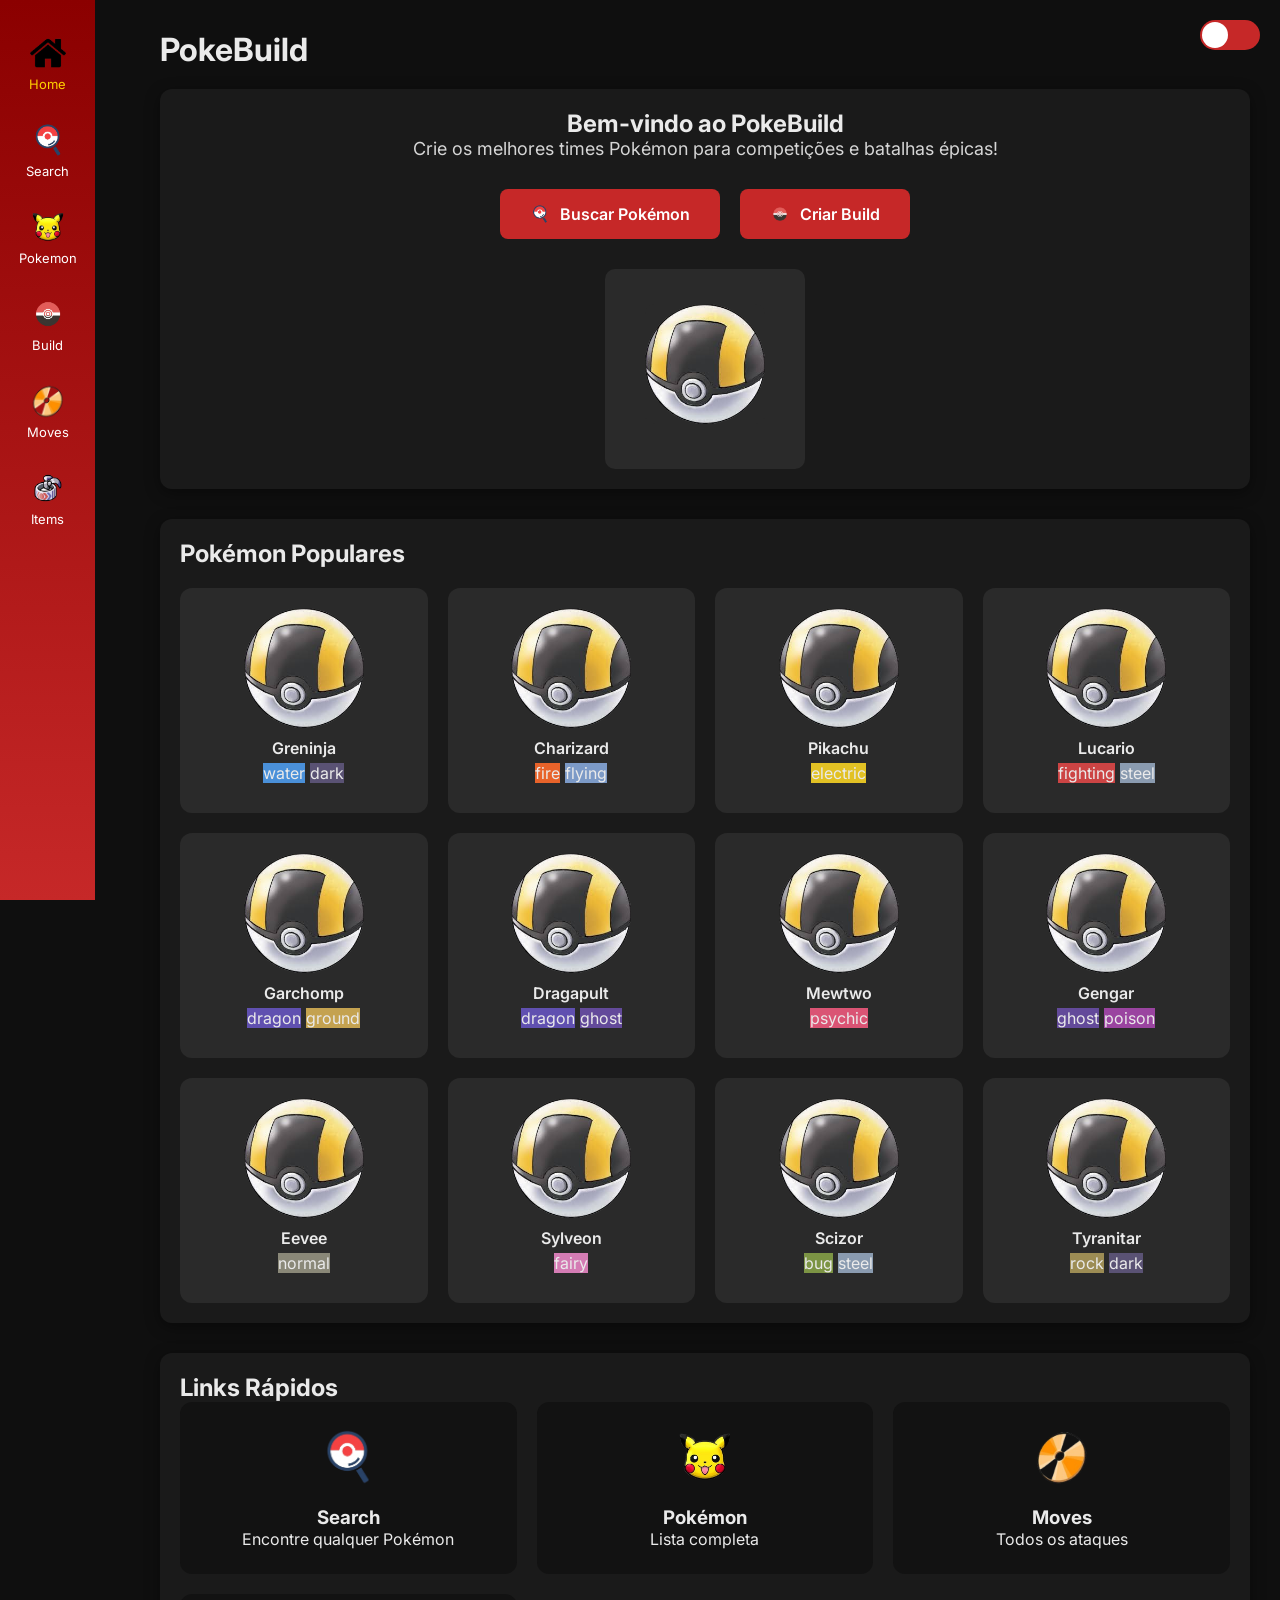
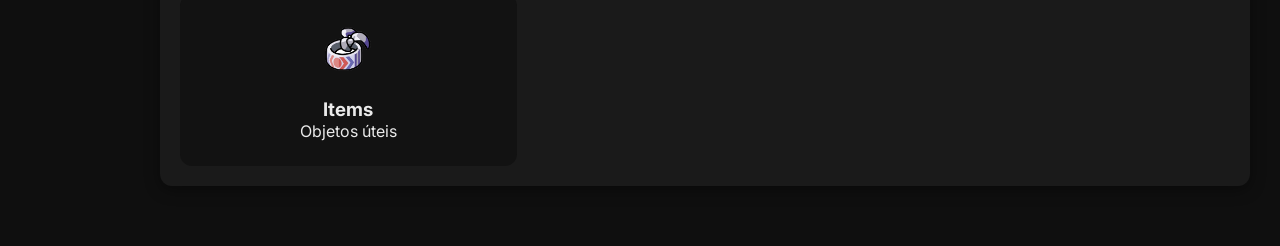
<file: index.html>
<!DOCTYPE html>
<html lang="pt-br">

<head>
  <meta charset="UTF-8">
  <meta name="viewport" content="width=device-width, initial-scale=1.0">
  <title>PokeBuild</title>
  <link href="https://fonts.googleapis.com/css2?family=Inter:wght@300;400;600;700&display=swap" rel="stylesheet">
  <link rel="stylesheet" href="style/style.css">
  <link rel="shortcut icon" href="imagens/ultra-ball.png" type="image/x-icon">

</head>

<body>

  <div class="sidebar">
    <a href="index.html" class="nav-item active">
      <img src="imagens/home.png" alt="">
      <span>Home</span>
    </a>
    <a href="pages/search.html" class="nav-item">
      <img src="imagens/search.png" alt="">
      <span>Search</span>
    </a>
    <a href="pages/pokemon.html" class="nav-item">
      <img src="imagens/pokemon.png" alt="">
      <span>Pokemon</span>
    </a>
    <a href="pages/build.html" class="nav-item">
      <img src="imagens/build.png" alt="">
      <span>Build</span>
    </a>
    <a href="pages/moves.html" class="nav-item">
      <img src="imagens/moves.png" alt="">
      <span>Moves</span>
    </a>
    <a href="pages/items.html" class="nav-item">
      <img src="imagens/item.png" alt="">
      <span>Items</span>
    </a>
  </div>

  <div class="main">
    <div class="title">PokeBuild</div>

    <div class="section card hero-section">
      <h2>Bem-vindo ao PokeBuild</h2>
      <p style="font-size: 18px; opacity: 0.9; max-width: 600px; margin: 0 auto;">Crie os melhores times Pokémon para
        competições e batalhas épicas!</p>
      <div class="hero-buttons">
        <a href="pages/search.html" class="btn">
          <img src="imagens/search.png" class="btn-icon">
          Buscar Pokémon
        </a>

        <a href="pages/build.html" class="btn">
          <img src="imagens/build.png" class="btn-icon">
          Criar Build
        </a>
      </div>
      <div class="pokemon-img" style="width:200px; height:200px; margin: 0 auto; font-size: 64px; font-weight: 700;">
        <img src="imagens/ultra-ball.png" alt="" class="pokemon-img">
      </div>
    </div>

    <div class="section card">
      <h2>Pokémon Populares</h2>
      <div class="pokemon-grid" id="popular-grid">
      </div>
    </div>

    <div class="section card">
      <h2>Links Rápidos</h2>
      <div class="quick-links">
        <a href="pages/search.html" class="quick-card">
          <img src="imagens/search.png" alt="Search">
          <h3>Search</h3>
          <p>Encontre qualquer Pokémon</p>
        </a>
        <a href="pages/pokemon.html" class="quick-card">
          <img src="imagens/pokemon.png" alt="Pokemon">
          <h3>Pokémon</h3>
          <p>Lista completa</p>
        </a>
        <a href="pages/moves.html" class="quick-card">
          <img src="imagens/moves.png" alt="Moves">
          <h3>Moves</h3>
          <p>Todos os ataques</p>
        </a>
        <a href="pages/items.html" class="quick-card">
          <img src="imagens/item.png" alt="Items">
          <h3>Items</h3>
          <p>Objetos úteis</p>
        </a>
      </div>
    </div>

    <div class="toggle" id="toggle">
      <div class="slider"></div>
    </div>

    <script src="scripts/script.js"></script>

</body>

</html>
</file>
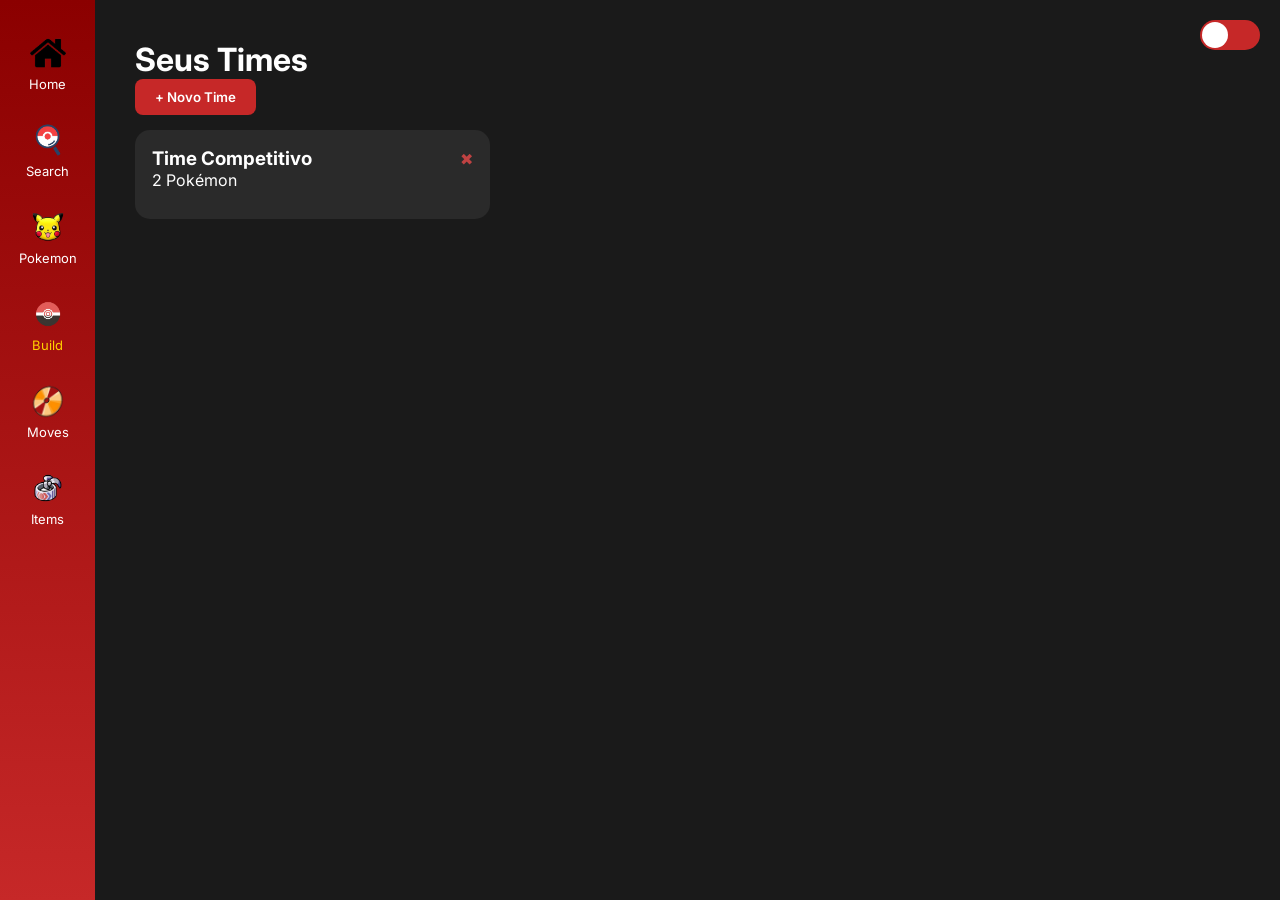
<file: pages/build.html>
<!DOCTYPE html>
<html lang="pt-br">

<head>
    <meta charset="UTF-8" />
    <meta name="viewport" content="width=device-width, initial-scale=1.0" />
    <title>PokéBuild - Teams</title>
    <link href="https://fonts.googleapis.com/css2?family=Inter:wght@300;400;600;700&display=swap" rel="stylesheet">
    <link rel="stylesheet" href="../style/build.css">
    <link rel="shortcut icon" href="../imagens/ultra-ball.png" type="image/x-icon">
</head>

<body>
    <div class="sidebar">
        <a href="../index.html" class="nav-item">
            <img src="../imagens/home.png"><span>Home</span>
        </a>
        <a href="search.html" class="nav-item">
            <img src="../imagens/search.png"><span>Search</span>
        </a>
        <a href="pokemon.html" class="nav-item">
            <img src="../imagens/pokemon.png"><span>Pokemon</span>
        </a>
        <a href="build.html" class="nav-item active">
            <img src="../imagens/build.png"><span>Build</span>
        </a>
        <a href="moves.html" class="nav-item">
            <img src="../imagens/moves.png"><span>Moves</span>
        </a>
        <a href="items.html" class="nav-item">
            <img src="../imagens/item.png"><span>Items</span>
        </a>
    </div>

    <div id="content">

        <div id="teams-container">
            <h1>Seus Times</h1>

            <button class="create-team-btn" onclick="createTeam()">
                + Novo Time
            </button>

            <div id="teams" class="team-list"></div>
            <div id="teams" class="team-list"></div>
        </div>

        <div id="buildView" class="build-view">
            <button class="back-btn" onclick="closeBuild()">← Voltar</button>
            <h2 id="currentTeamName"></h2>
            <div id="teamDetail"></div>
        </div>

    </div>

    <div class="toggle" id="toggle">
        <div class="slider"></div>
    </div>

    <script type="module" src="../scripts/build.js"></script>

</body>

</html>
</file>
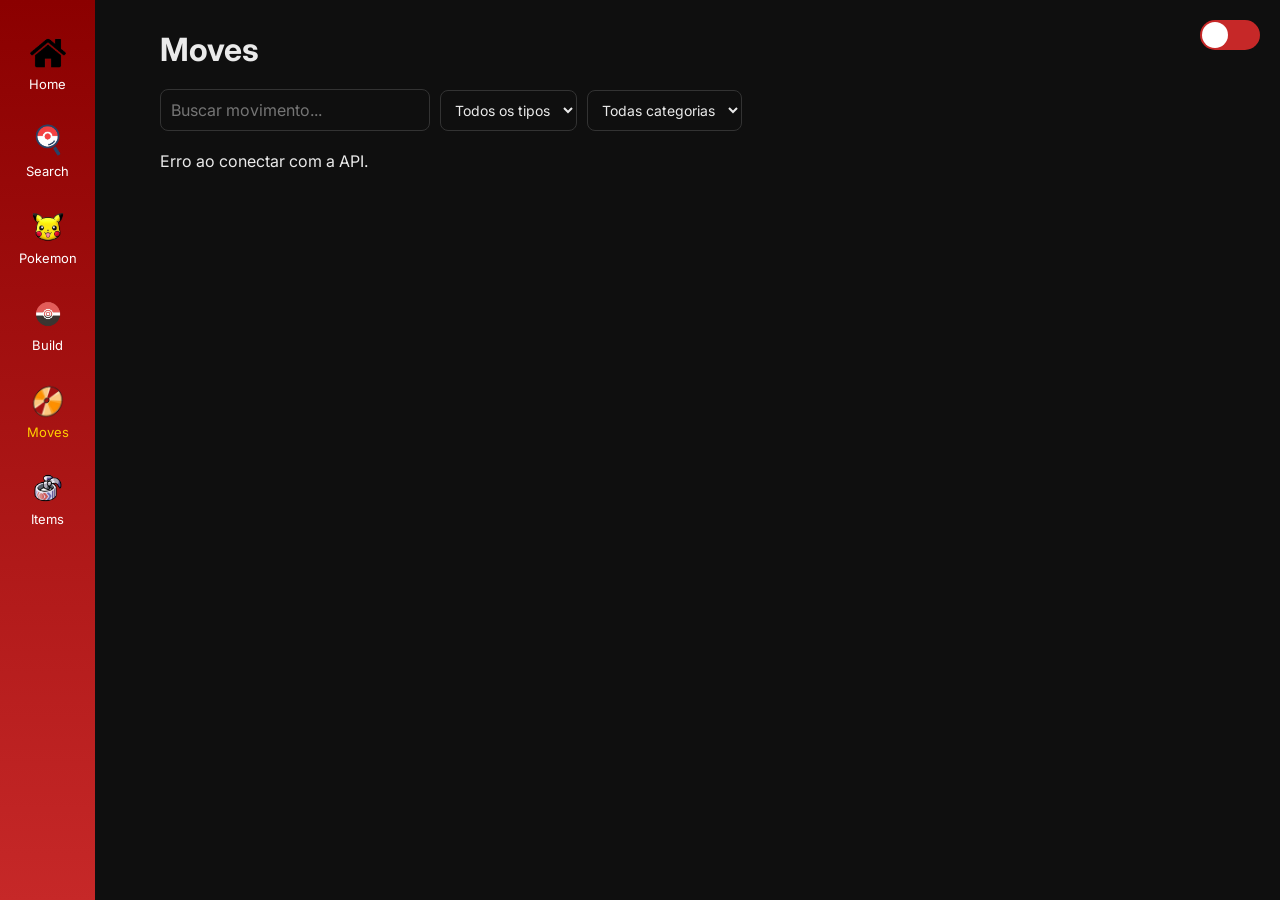
<file: pages/moves.html>
<!DOCTYPE html>
<html lang="pt-br">

<head>
    <meta charset="UTF-8">
    <meta name="viewport" content="width=device-width, initial-scale=1.0">
    <title>PokeBuild - Moves</title>

    <link href="https://fonts.googleapis.com/css2?family=Inter:wght@300;400;600;700&display=swap" rel="stylesheet">
    <link rel="stylesheet" href="../style/moves.css">
    <link rel="shortcut icon" href="../imagens/ultra-ball.png" type="image/x-icon">

</head>

<body>

    <div class="sidebar">
        <a href="../index.html" class="nav-item">
            <img src="../imagens/home.png"><span>Home</span>
        </a>
        <a href="search.html" class="nav-item">
            <img src="../imagens/search.png"><span>Search</span>
        </a>
        <a href="pokemon.html" class="nav-item">
            <img src="../imagens/pokemon.png"><span>Pokemon</span>
        </a>
        <a href="build.html" class="nav-item">
            <img src="../imagens/build.png"><span>Build</span>
        </a>
        <a href="moves.html" class="nav-item active">
            <img src="../imagens/moves.png"><span>Moves</span>
        </a>
        <a href="items.html" class="nav-item">
            <img src="../imagens/item.png"><span>Items</span>
        </a>
    </div>

    <div class="main">
        <div class="title">Moves</div>

        <div class="filters search-center">
            <div class="search-box-wrapper">
                <input type="text" id="search-input" placeholder="Buscar movimento..." class="main-search-input">
            </div>
            <select id="type-filter" class="filter-select">
                <option value="">Todos os tipos</option>
                <option value="fire">Fire</option>
                <option value="water">Water</option>
                <option value="grass">Grass</option>
                <option value="electric">Electric</option>
                <option value="ice">Ice</option>
                <option value="fighting">Fighting</option>
                <option value="poison">Poison</option>
                <option value="ground">Ground</option>
                <option value="flying">Flying</option>
                <option value="psychic">Psychic</option>
                <option value="bug">Bug</option>
                <option value="rock">Rock</option>
                <option value="ghost">Ghost</option>
                <option value="dragon">Dragon</option>
                <option value="dark">Dark</option>
                <option value="steel">Steel</option>
                <option value="fairy">Fairy</option>
            </select>

            <select id="category-filter" class="filter-select">
                <option value="">Todas categorias</option>
                <option value="physical">Physical</option>
                <option value="special">Special</option>
                <option value="status">Status</option>
            </select>

        </div>

        <div id="moves-list-container">
            <div style="padding: 20px; color: #888;">Carregando movimentos...</div>
        </div>
    </div>

    <div class="toggle" id="toggle">
        <div class="slider"></div>
    </div>

    <script type="module" src="../scripts/movesList.js"></script>

</body>

</html>
</file>
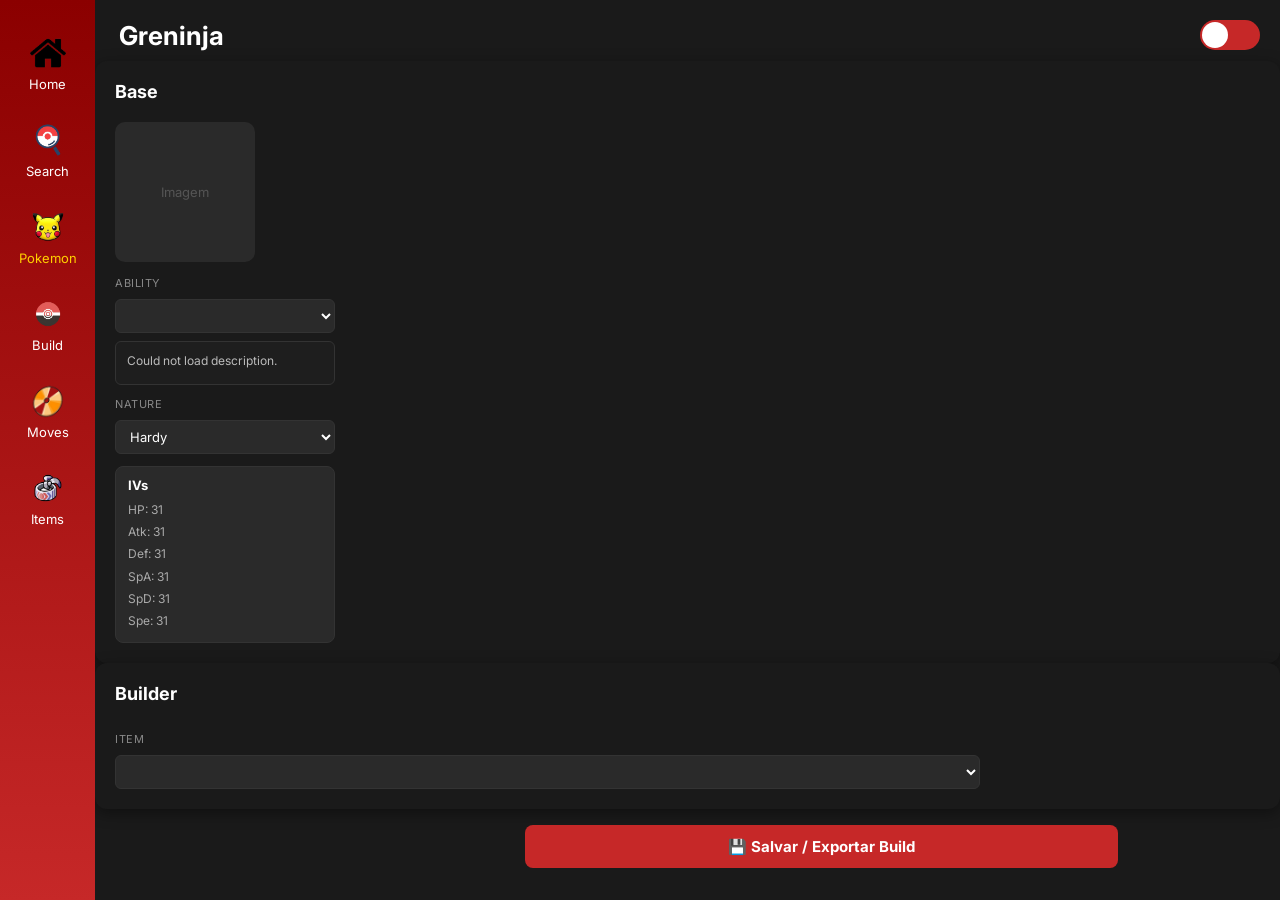
<file: pages/pokemon.html>
<!DOCTYPE html>
<html lang="pt-br">

<head>
  <meta charset="UTF-8" />
  <meta name="viewport" content="width=device-width, initial-scale=1.0" />
  <title>PokéBuild</title>
  <link href="https://fonts.googleapis.com/css2?family=Inter:wght@300;400;600;700&display=swap" rel="stylesheet">
  <link rel="stylesheet" href="../style/pokemon.css">
  <link rel="shortcut icon" href="../imagens/ultra-ball.png" type="image/x-icon">
</head>

<body>
  <div class="sidebar">
    <a href="../index.html" class="nav-item">
      <img src="../imagens/home.png"><span>Home</span>
    </a>
    <a href="search.html" class="nav-item">
      <img src="../imagens/search.png"><span>Search</span>
    </a>
    <a href="pokemon.html" class="nav-item active">
      <img src="../imagens/pokemon.png"><span>Pokemon</span>
    </a>
    <a href="build.html" class="nav-item">
      <img src="../imagens/build.png"><span>Build</span>
    </a>
    <a href="moves.html" class="nav-item">
      <img src="../imagens/moves.png"><span>Moves</span>
    </a>
    <a href="items.html" class="nav-item">
      <img src="../imagens/item.png"><span>Items</span>
    </a>
  </div>

  <div id="page-content">

    <div id="topbar">
      <h1 id="poke-name">—</h1>
      <div class="toggle" id="toggle">
        <div class="slider"></div>
      </div>
    </div>

    <div id="main">
      <div id="loading">Carregando…</div>

      <div class="card" id="card-base" style="display:none">
        <h2>Base</h2>
        <div id="base-inner">

          <div id="left-col">
            <div id="sprite-box">
              <span style="color:#555;font-size:13px">Imagem</span>
            </div>

            <div id="type-row" style="margin-bottom:10px"></div>

            <label class="field-label">Ability</label>
            <select class="field-select" id="sel-ability"></select>
            <div id="ability-desc" class="loading">Carregando descrição…</div>

            <label class="field-label">Nature</label>
            <select class="field-select" id="sel-nature"></select>

            <div id="ivs-box">
              <div class="iv-title">IVs</div>
              <div class="iv-row">HP: 31</div>
              <div class="iv-row">Atk: 31</div>
              <div class="iv-row">Def: 31</div>
              <div class="iv-row">SpA: 31</div>
              <div class="iv-row">SpD: 31</div>
              <div class="iv-row">Spe: 31</div>
            </div>
          </div>

          <div id="stats-col"></div>
        </div>
      </div>

      <div class="card" id="card-builder" style="display:none">
        <h2>Builder</h2>
        <div id="builder-inner">
          <div id="moves-col">
            <div id="move-slots"></div>
            <label class="field-label" style="margin-top:8px">Item</label>
            <div id="item-wrapper" style="position: relative; display: flex; align-items: center; width: 100%;">

              <div id="item-icon-box" style="
                    position: absolute; 
                    left: 8px; 
                    z-index: 10; 
                    pointer-events: none; 
                    display: flex; 
                    align-items: center; 
                    justify-content: center;
                    width: 24px;
                    height: 24px;
                  "></div>

              <select class="field-select" id="sel-item" style="padding-left: 38px;"></select>
            </div>
          </div>
          <div id="evs-col"></div>
        </div>
      </div>
      <div id="moves-col">
        <div id="move-slots"></div>

        <button onclick="exportParaOBuild()" id="save-build-btn" style="
      margin-top: 16px;
      margin-left: 430px;
      width: 50%;
      padding: 12px;
      background: #c62828;
      color: #fff;
      border: none;
      border-radius: 8px;
      font-size: 15px;
      font-weight: 700;
      font-family: inherit;
      cursor: pointer;
      transition: background 0.2s;
    " onmouseover="this.style.background='#a52020'" onmouseout="this.style.background='#c62828'">
          💾 Salvar / Exportar Build
        </button>
        </a>
      </div>

      <div class="card" id="card-set" style="display:none">
        <h2 class="upper">Estratégia Mais Usada</h2>
        <div class="set-box">
          <div class="set-title" id="set-name"></div>
          <div class="set-cols">
            <div id="set-moves"></div>
            <div id="set-details"></div>
          </div>
        </div>
        <button class="btn-apply" id="btn-apply">Aplicar Este Set</button>
      </div>
    </div>

  </div>

  <script type="module" src="../scripts/pokemon.js"></script>
</body>

</html>
</file>
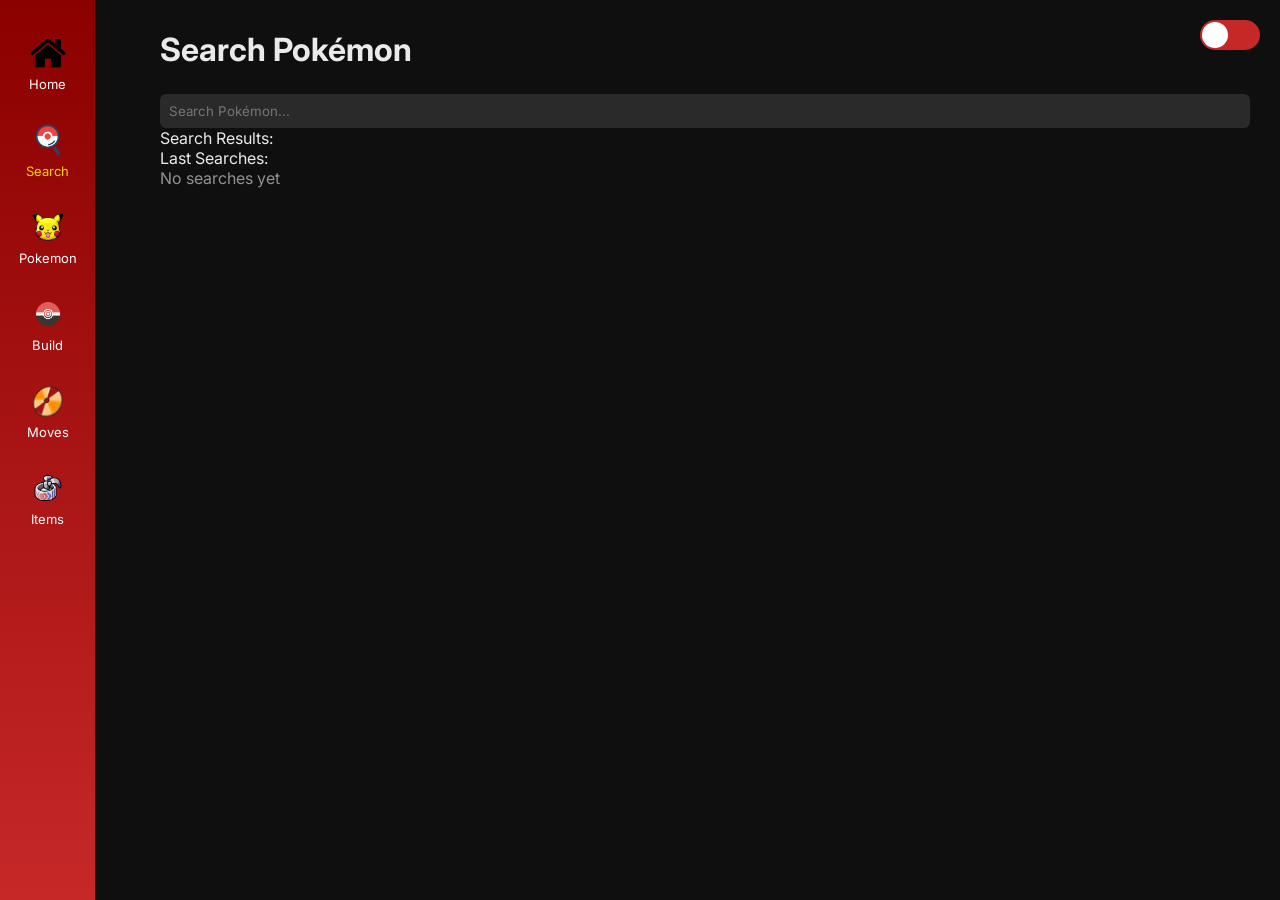
<file: pages/search.html>
<!DOCTYPE html>
<html lang="pt-br">

<head>
    <meta charset="UTF-8">
    <meta name="viewport" content="width=device-width, initial-scale=1.0">
    <title>PokeBuild - Search</title>

    <link href="https://fonts.googleapis.com/css2?family=Inter:wght@300;400;600;700&display=swap" rel="stylesheet">
    <link rel="stylesheet" href="../style/style.css">
    <link rel="shortcut icon" href="../imagens/ultra-ball.png" type="image/x-icon">

</head>

<body>

    <div class="sidebar">
        <a href="../index.html" class="nav-item">
            <img src="../imagens/home.png"><span>Home</span>
        </a>
        <a href="search.html" class="nav-item active">
            <img src="../imagens/search.png"><span>Search</span>
        </a>
        <a href="pokemon.html" class="nav-item">
            <img src="../imagens/pokemon.png"><span>Pokemon</span>
        </a>
        <a href="build.html" class="nav-item">
            <img src="../imagens/build.png"><span>Build</span>
        </a>
        <a href="moves.html" class="nav-item">
            <img src="../imagens/moves.png"><span>Moves</span>
        </a>
        <a href="items.html" class="nav-item">
            <img src="../imagens/item.png"><span>Items</span>
        </a>
    </div>

    <div class="main">

        <div class="title">Search Pokémon</div>

        <div class="search-center">
            <div class="search-box-wrapper">
                <input type="text" id="pokemonSearch" placeholder="Search Pokémon..." class="main-search-input"
                    autocomplete="off">
                <div class="suggestions" id="suggestions"></div>
            </div>
        </div>

        <!-- filtro
            <select id="typeFilter">
            <option value="">All</option>
            <option value="water">Water</option>
            <option value="fire">Fire</option>
            </select>
            -->

        <div class="search-layout">

            <div class="results-section">
                <div class="section-title">Search Results:</div>
                <div class="results-grid" id="resultsGrid"></div>
            </div>
            <div class="side-section">
                <div class="section-title">Last Searches:</div>
                <div id="lastSearches" class="last-searches">
                    <span style="opacity:.6;">No searches yet</span>
                </div>

            </div>

        </div>

        <div class="toggle" id="toggle">
            <div class="slider"></div>
        </div>

        <script src="../scripts/search.js"></script>

</body>

</html>
</file>
<file: style/style.css>
:root {
    --vermelho: #c62828;
    --amarelo: #ffd000;

    /* DARK MODE */
    --bg: #0f0f0f;
    --bar-bg: #333;
    --card: #1a1a1a;
    --card-2: #2a2a2a;
    --card-3: #121212;
    --text: #eaeaea;
    --border: #333;
    --input-bg: #2a2a2a;
    --slider: #ffffff;
    --input-border: transparent;
}

/* Types */
.t-water {
    background: #4a90d9
}

.t-dark {
    background: #5a5274
}

.t-fire {
    background: #e8632a
}

.t-flying {
    background: #7c9ac7
}

.t-electric {
    background: #e2c124
}

.t-fighting {
    background: #cc4444
}

.t-steel {
    background: #8a9bb0
}

.t-dragon {
    background: #6050b0
}

.t-ground {
    background: #c4a250
}

.t-ghost {
    background: #634a9a
}

.t-grass {
    background: #4c9e4c
}

.t-psychic {
    background: #da5474
}

.t-poison {
    background: #9a44a0
}

.t-ice {
    background: #74c4c4
}

.t-rock {
    background: #9c8c54
}

.t-bug {
    background: #7c9444
}

.t-normal {
    background: #8a8878
}

.t-fairy {
    background: #d47cb4
}

/* LIGHT MODE */
body.light {
    --bg: #e2e8f0; 
    --bar-bg: #cbd5e1;
    --card: #f1f5f9; 
    --card-2: #e2e8f0;
    --card-3: #f8fafc;
    --text: #1e293b; 
    --border: #94a3b8;
    --input-bg: #f8fafc;
    --slider: #334155;
    --input-border: #cbd5e1;
}

* {
    margin: 0;
    padding: 0;
    box-sizing: border-box;
    font-family: 'Inter', sans-serif;
}

body {
    display: flex;
    background: var(--bg);
    color: var(--text);
}

.sidebar {
    width: 95px;
    height: 100vh;
    position: fixed;
    left: 0;
    top: 0;
    background: linear-gradient(180deg, #8b0000, var(--vermelho));
    display: flex;
    flex-direction: column;
    align-items: center;
    padding-top: 20px;
}

.sidebar button {
    background: none;
    border: none;
    color: white;
    margin: 12px 0;
    cursor: pointer;
    font-size: 12px;
    opacity: .8;
}

.sidebar button:hover {
    opacity: 1;
}

.nav-item {
    display: flex;
    flex-direction: column;
    align-items: center;
    text-decoration: none;
    color: white;
    margin: 15px 0;
    font-size: 13px;
    gap: 5px;
    transition: 0.2s;
}

.nav-item img {
    width: 36px;
    height: 36px;
}

.nav-item.active {
    color: var(--amarelo);
}

.main {
    margin-left: 130px;
    flex: 1;
    padding: 30px;
}

.title {
    font-size: 32px;
    font-weight: 700;
    margin-bottom: 20px;
}

.section {
    margin-bottom: 30px;
}

.card {
    background: var(--card);
    border-radius: 12px;
    padding: 20px;
    box-shadow: 0 4px 15px rgba(0, 0, 0, .4);
}

.base-container {
    display: flex;
    gap: 40px;
}

.stats {
    width: 280px
}

.stat {
    margin-bottom: 6px
}

.bar {
    height: 8px;
    border-radius: 5px;
    background: var(--bar-bg);
    margin-top: 3px;
}

.bar-inner {
    height: 100%;
    background: linear-gradient(90deg, orange, lime);
}

.small-box {
    background: var(--card-2);
    padding: 10px;
    border-radius: 8px;
    margin-top: 10px;
}

.pokemon-img {
    width: 120px;
    height: 120px;
    background: var(--card-2);
    border-radius: 10px;
    display: flex;
    align-items: center;
    justify-content: center;
    margin-bottom: 10px;
}

.poke-sprite {
  width: 120px;
  height: 120px;
  margin: 0 auto 10px;
}

.poke-sprite img {
  width: 100%;
  height: 100%;
  object-fit: contain;
}

.poke-name {
  font-weight: 600;
  margin-bottom: 5px;
  text-transform: capitalize;
}

.builder {
    display: grid;
    grid-template-columns: 1fr 1fr;
    gap: 20px;
}

select,
input {
    width: 100%;
    padding: 8px;
    margin-top: 5px;
    border-radius: 6px;
    border: 1px solid var(--input-border);
    background: var(--input-bg);
    color: var(--text);

}

select:focus,
input:focus {
    outline: none;
    border: 1px solid var(--vermelho);
}

label {
    font-size: 13px;
    margin-top: 10px;
    display: block;
}

.ev-total {
    margin-top: 10px;
    font-size: 13px;
}

.pokemon-grid {
    display: grid;
    grid-template-columns: repeat(auto-fit, minmax(220px, 1fr));
    gap: 20px;
    margin-top: 20px;
}

.pokemon-card {
    background: var(--card-2);
    border-radius: 12px;
    padding: 20px;
    text-align: center;
    text-decoration: none;
    color: var(--text);
    transition: transform 0.2s;
}

.pokemon-card:hover {
    transform: translateY(-5px);
}

.pokemon-card .pokemon-img {
    font-size: 48px;
    font-weight: 700;
    color: var(--vermelho);
    margin-bottom: 10px;
}

.types {
    display: flex;
    gap: 5px;
    justify-content: center;
    margin-bottom: 10px;
}

.hero-section {
    text-align: center;
}

.hero-buttons {
    display: flex;
    gap: 20px;
    justify-content: center;
    margin: 30px 0;
}

.btn {
    padding: 15px 30px;
    background: var(--vermelho);
    color: white;
    text-decoration: none;
    border-radius: 8px;
    font-weight: 600;
    font-size: 16px;
    transition: background 0.2s;
    display: flex;
    align-items: center;
    gap: 10px;
    justify-content: center;
}

.btn-icon {
  width: 20px;
  height: 20px;
}

.btn:hover {
    background: #a52727;
}

.quick-links {
    display: grid;
    grid-template-columns: repeat(auto-fit, minmax(250px, 1fr));
    gap: 20px;
}

.quick-card {
    background: var(--card-3);
    color: var(--text);
    padding: 25px;
    border-radius: 12px;
    text-align: center;
    text-decoration: none;
    border: none;
}

.quick-card::after {
  display: none;
}

.quick-card img {
    width: 60px;
    height: 60px;
    margin-bottom: 15px;
}

.move-slot {
    margin-bottom: 15px
}

.move-header {
    display: flex;
    justify-content: space-between;
    align-items: center;
    background: var(--card-2);
    padding: 10px;
    border-radius: 8px;
    cursor: pointer;
}

.move-info {
    margin-top: 5px;
    padding: 10px;
    background: var(--card-3);
    border-radius: 8px;
    border: 1px solid var(--border);
}

.move-left {
    display: flex;
    gap: 10px;
    align-items: center;
}

.badge {
    padding: 2px 6px;
    border-radius: 6px;
    font-size: 11px;
}

.type {
    background: #2196f3
}

.cat {
    background: #9c27b0
}

.move-stats {
    font-size: 12px;
    opacity: .8;
}

.search-box {
    display: none;
    margin-top: 5px;
}

.strategy-wrapper {
    margin-top: 50px;
    max-width: 1000px;
}

.strategy-header {
    font-weight: 700;
    margin-bottom: 10px;
    font-size: 16px;
}

.strategy-box {
    padding: 20px;
    border-radius: 10px;
    background: var(--card-3);
    border: 1px solid var(--border);
}

.strategy-subtitle {
    font-weight: 600;
    margin-bottom: 10px;
}

.strategy-grid {
    display: grid;
    grid-template-columns: 1fr 1fr;
    gap: 10px;
    font-size: 14px;
}

.toggle {
    width: 60px;
    height: 30px;
    border-radius: 20px;
    background: var(--vermelho);
    position: fixed;
    top: 20px;
    right: 20px;
    cursor: pointer;
}

.slider {
    width: 26px;
    height: 26px;
    border-radius: 50%;
    background: var(--slider);
    position: absolute;
    top: 2px;
    left: 2px;
    transition: all 0.3s ease;
}

body.light .slider {
    left: 32px;
}
</file>
<file: style/build.css>
* {
    margin: 0;
    padding: 0;
    box-sizing: border-box;
    font-family: 'Inter', sans-serif;
}

:root {
    --vermelho: #c62828;
    --amarelo: #ffd000;

    /* DARK MODE */
    --bg: #0f0f0f;
    --bar-bg: #333;
    --card: #1a1a1a;
    --card-2: #2a2a2a;
    --card-3: #121212;
    --text: #eaeaea;
    --border: #333;
    --input-bg: #2a2a2a;
    --slider: #ffffff;
    --input-border: transparent;
}

body {
    margin: 0;
    font-family: 'Inter', sans-serif;
    background: #1a1a1a;
    color: #fff;
    display: flex;
    transition: .2s;
}

body.light {
    background: #f5f5f5;
    color: #111;
}

.sidebar {
    width: 95px;
    height: 100vh;
    position: fixed;
    left: 0;
    top: 0;
    background: linear-gradient(180deg, #8b0000, var(--vermelho));
    display: flex;
    flex-direction: column;
    align-items: center;
    padding-top: 20px;
}

.sidebar button {
    background: none;
    border: none;
    color: white;
    margin: 12px 0;
    cursor: pointer;
    font-size: 12px;
    opacity: .8;
}

.sidebar button:hover {
    opacity: 1;
}


.nav-item {
    display: flex;
    flex-direction: column;
    align-items: center;
    text-decoration: none;
    color: white;
    margin: 15px 0;
    font-size: 13px;
    gap: 5px;
    transition: 0.2s;
}

.nav-item img {
    width: 36px;
    height: 36px;
}

.nav-item.active {
    color: var(--amarelo);
}

.toggle {
    width: 60px;
    height: 30px;
    border-radius: 20px;
    background: var(--vermelho);
    position: fixed;
    top: 20px;
    right: 20px;
    cursor: pointer;
}

.slider {
    width: 26px;
    height: 26px;
    border-radius: 50%;
    background: var(--slider);
    position: absolute;
    top: 2px;
    left: 2px;
    transition: all 0.3s ease;
}

body.light .slider {
    left: 32px;
}

#content {
    margin-left: 95px;
    width: 100%;
    padding: 40px;
}

.create-team-btn {
  background: var(--vermelho);
  color: white;
  border: none;
  padding: 10px 20px;
  border-radius: 8px;
  margin-bottom: 15px;
  cursor: pointer;
  font-weight: 600;
}

.create-team-btn:hover {
  background: #a52727;
}

.team-list {
    display: grid;
    grid-template-columns: repeat(auto-fill, minmax(300px, 1fr));
    gap: 20px;
}

.team-card {
    background: #2a2a2a;
    border-radius: 15px;
    padding: 15px;
    cursor: pointer;
    border: 2px solid transparent;
    transition: 0.3s;
}

.team-card:hover {
    border-color: #c62828;
    transform: translateY(-5px);
}

.team-sprites {
    display: flex;
    gap: 5px;
    margin-top: 12px;
}

.mini-sprite {
    width: 45px;
    height: 45px;
    border-radius: 8px;
}

.build-view {
    display: none;
    max-width: 600px;
}

.poke-pill {
    display: flex;
    justify-content: space-between;
    align-items: center;
    background: #333;
    margin-bottom: 8px;
    padding: 10px 20px;
    border-radius: 12px;
    border-left: 8px solid #c62828;
    cursor: pointer;
}

.poke-pill:first-of-type {
    background: #441111;
}

.poke-info-left {
    display: flex;
    align-items: center;
    gap: 10px;
}

.poke-info-left img {
    width: 50px;
}

.item-name {
    color: #ccc;
}

.poke-detail {
    background: #2a2a2a;
    padding: 20px;
    border-radius: 12px;
}

.poke-title {
    font-weight: 700;
    font-size: 18px;
}

.moves {
    margin-top: 10px;
    line-height: 1.6;
}

.back-btn {
    margin-bottom: 20px;
    background: #c62828;
    border: none;
    padding: 10px 20px;
    border-radius: 8px;
    color: #fff;
    cursor: pointer;
}

.team-header {
  display: flex;
  justify-content: space-between;
  align-items: center;
}

.delete-team-btn {
  background: transparent;
  border: none;
  color: #ff4d4d;
  font-size: 16px;
  cursor: pointer;
  opacity: 0.7;
}

.delete-team-btn:hover {
  opacity: 1;
  transform: scale(1.1);
}

.add-pokemon {
  margin-top: 15px;
  padding: 15px;
  text-align: center;
  border: 2px dashed var(--border);
  border-radius: 10px;
  cursor: pointer;
  font-weight: 600;
  opacity: 0.8;
  transition: 0.2s;
}

.add-pokemon:hover {
  opacity: 1;
  background: var(--card-2);
}

body.light .team-card {
    background: #fff;
}

body.light .poke-pill {
    background: #ddd;
    color: #111;
}

body.light .poke-detail {
    background: #fff;
    color: #111;
}

.poke-details {
    max-height: 0;
    overflow: hidden;
    transition: max-height 0.3s ease;
}

.poke-details.open {
    max-height: 300px;
}

.poke-details-inner {
    background: #2a2a2a;
    margin-top: 8px;
    padding: 15px;
    border-radius: 10px;
    font-size: 14px;
    color: #ddd;
    line-height: 1.6;
}

.actions {
  display: flex;
  gap: 6px;
}

.delete-btn {
  background: #ff4d4d;
  border: none;
  color: #fff;
  border-radius: 6px;
  padding: 4px 8px;
  cursor: pointer;
  font-weight: bold;
}

.delete-btn:hover {
  background: #cc0000;
}

.edit-btn {
  background: #555;
  border: none;
  color: #fff;
  border-radius: 6px;
  padding: 4px 8px;
  cursor: pointer;
}

.edit-btn:hover {
  background: #777;
}

.poke-right {
  display: flex;
  align-items: center;
  gap: 150px;
}
</file>
<file: style/moves.css>
:root {
    --vermelho: #c62828;
    --amarelo: #ffd000;

    /* DARK MODE */
    --bg: #0f0f0f;
    --bar-bg: #333;
    --card-2: #2a2a2a;
    --card-3: #121212;
    --text: #eaeaea;
    --border: #333;
    --slider: #ffffff;
}

/* LIGHT MODE */
body.light {
    --bg: #e2e8f0; 
    --bar-bg: #cbd5e1;
    --card: #f1f5f9; 
    --card-2: #e2e8f0;
    --card-3: #f8fafc;
    --text: #1e293b; 
    --border: #94a3b8;
    --input-bg: #f8fafc;
    --slider: #334155;
    --input-border: #cbd5e1;
}

* {
    margin: 0;
    padding: 0;
    box-sizing: border-box;
    font-family: 'Inter', sans-serif;
}

body {
    display: flex;
    background: var(--bg);
    color: var(--text);
}

.sidebar {
    width: 95px;
    height: 100vh;
    position: fixed;
    left: 0;
    top: 0;
    background: linear-gradient(180deg, #8b0000, var(--vermelho));
    display: flex;
    flex-direction: column;
    align-items: center;
    padding-top: 20px;
    z-index: 100;
}

.nav-item {
    display: flex;
    flex-direction: column;
    align-items: center;
    text-decoration: none;
    color: white;
    margin: 15px 0;
    font-size: 13px;
    gap: 5px;
    transition: 0.2s;
}

.nav-item img {
    width: 36px;
    height: 36px;
}

.nav-item.active {
    color: var(--amarelo);
}

.toggle {
    width: 60px;
    height: 30px;
    border-radius: 20px;
    background: var(--vermelho);
    position: fixed;
    top: 20px;
    right: 20px;
    cursor: pointer;
    z-index: 1000;
}

.slider {
    width: 26px;
    height: 26px;
    border-radius: 50%;
    background: var(--slider);
    position: absolute;
    top: 2px;
    left: 2px;
    transition: all 0.3s ease;
}

body.light .slider {
    left: 32px;
}

.main {
    margin-left: 130px;
    flex: 1;
    padding: 30px;
}

.title {
    font-size: 32px;
    font-weight: 700;
    margin-bottom: 20px;
}

.filters {
  display: flex;
  gap: 10px;
  align-items: center;
  margin-bottom: 20px;
}

.filter-select {
  padding: 10px;
  font-size: 14px;
  border-radius: 8px;
  background: var(--card);
  color: var(--text);
  border: 1px solid var(--border);
  outline: none;
  cursor: pointer;
  transition: 0.2s;
}

.filter-select:hover {
  background: var(--card-2);
}

.filter-select:focus {
  border: 1px solid var(--vermelho);
  box-shadow: 0 0 0 2px rgba(255, 0, 0, 0.2);
}

.main-search-input {
  width: 100%;
  max-width: 400px;
  padding: 10px;
  font-size: 16px;
  border-radius: 8px;
  background: var(--card);
  color: var(--text);
  border: 1px solid var(--border);
  outline: none;
  transition: 0.2s;
}

.main-search-input:focus {
  border: 1px solid var(--vermelho);
  box-shadow: 0 0 0 2px rgba(255, 0, 0, 0.2);
}

.move-row {
    display: flex;
    align-items: center;
    gap: 20px;
    padding: 15px 20px;
    margin-bottom: 12px;
    background: var(--card-2);
    border-radius: 12px;
    transition: transform 0.2s, background 0.2s;
    border-left: 6px solid #444; 
}

.move-row:hover {
    transform: translateX(5px);
    background: var(--card-3);
}

.move-type-icon {
    min-width: 55px;
    height: 55px;
    border-radius: 10px;
    display: flex;
    align-items: center;
    justify-content: center;
    color: white;
    font-weight: 700;
    font-size: 10px;
    text-transform: uppercase;
}

.move-details {
    flex: 1;
    display: flex;
    flex-direction: column;
    gap: 4px;
}

.move-name-row {
    display: flex;
    align-items: center;
    gap: 12px;
}

.move-name-text {
    font-size: 18px;
    font-weight: 600;
    color: var(--text);
    text-transform: capitalize;
}

.move-stats-badge {
    font-size: 11px;
    color: #888;
    background: rgba(255,255,255,0.05);
    padding: 2px 8px;
    border-radius: 4px;
}

.move-description-text {
    font-size: 14px;
    color: #bbb;
    line-height: 1.4;
}

.cat-badge {
    padding: 2px 6px;
    border-radius: 4px;
    font-size: 10px;
    font-weight: bold;
    text-transform: uppercase;
    color: white;
}
.cat-physical { background: #cc4444; }
.cat-special { background: #5a5274; }
.cat-status { background: #8a8878; }

.loading {
    padding: 20px;
    color: #888;
    font-style: italic;
}
</file>
<file: style/pokemon.css>
* {
  margin: 0;
  padding: 0;
  box-sizing: border-box;
  font-family: 'Inter', sans-serif;
}

:root {
  --vermelho: #c62828;
  --amarelo: #ffd000;

  /* DARK MODE */
  --bg: #0f0f0f;
  --bar-bg: #333;
  --card: #1a1a1a;
  --card-2: #2a2a2a;
  --card-3: #121212;
  --text: #eaeaea;
  --border: #333;
  --input-bg: #2a2a2a;
  --slider: #ffffff;
  --input-border: transparent;
}

/* LIGHT MODE */
body.light {
    --bg: #e2e8f0; 
    --bar-bg: #cbd5e1;
    --card: #f1f5f9; 
    --card-2: #e2e8f0;
    --card-3: #f8fafc;
    --text: #1e293b; 
    --border: #94a3b8;
    --input-bg: #f8fafc;
    --slider: #334155;
    --input-border: #cbd5e1;
}

#page-content {
  margin-left: 95px;
  width: calc(100% - 95px);
  min-height: 100vh;
}

#topbar {
  padding: 20px 24px 10px;
  display: flex;
  align-items: center;
  justify-content: space-between;
}

#topbar h1 {
  font-size: 26px;
  font-weight: 700;
}

#main {
  width: 100%;
}

.card {
  width: 100%;
}

.card h2 {
  font-size: 18px;
  font-weight: 700;
  margin-bottom: 20px;
  color: #fff;
}

.card h2.upper {
  font-size: 12px;
  letter-spacing: 1.5px;
  text-transform: uppercase;
  color: #aaa;
}

body {
  display: flex;
  background: var(--bg);
  color: var(--text);
  background: #1a1a1a;
  font-family: 'Inter', 'Segoe UI', sans-serif;
  color: #fff;
  min-height: 100vh;
}

.sidebar {
  width: 95px;
  height: 100vh;
  position: fixed;
  left: 0;
  top: 0;
  background: linear-gradient(180deg, #8b0000, var(--vermelho));
  display: flex;
  flex-direction: column;
  align-items: center;
  padding-top: 20px;
}

.sidebar button {
  background: none;
  border: none;
  color: white;
  margin: 12px 0;
  cursor: pointer;
  font-size: 12px;
  opacity: .8;
}

.sidebar button:hover {
  opacity: 1;
}

.nav-item {
  display: flex;
  flex-direction: column;
  align-items: center;
  text-decoration: none;
  color: white;
  margin: 15px 0;
  font-size: 13px;
  gap: 5px;
  transition: 0.2s;
}

.nav-item img {
  width: 36px;
  height: 36px;
}

.nav-item.active {
  color: var(--amarelo);
}

.title {
  font-size: 32px;
  font-weight: 700;
  margin-bottom: 20px;
}

.section {
  margin-bottom: 30px;
}

.card {
  background: var(--card);
  border-radius: 12px;
  padding: 20px;
  box-shadow: 0 4px 15px rgba(0, 0, 0, .4);
}

.base-container {
  display: flex;
  gap: 40px;
}

.stats {
  width: 280px
}

.stat {
  margin-bottom: 6px
}

.bar {
  height: 8px;
  border-radius: 5px;
  background: var(--bar-bg);
  margin-top: 3px;
}

.bar-inner {
  height: 100%;
  background: linear-gradient(90deg, orange, lime);
}

.small-box {
  background: var(--card-2);
  padding: 10px;
  border-radius: 8px;
  margin-top: 10px;
}

.pokemon-img {
  width: 120px;
  height: 120px;
  background: var(--card-2);
  border-radius: 10px;
  display: flex;
  align-items: center;
  justify-content: center;
  margin-bottom: 10px;
}

#base-inner {
  display: flex;
  gap: 40px;
  align-items: flex-start;
  flex-wrap: nowrap;
}

#left-col {
  width: 220px;
  flex-shrink: 0;
}

#sprite-box {
  width: 140px;
  height: 140px;
  background: #2a2a2a;
  border-radius: 10px;
  display: flex;
  align-items: center;
  justify-content: center;
  margin-bottom: 14px;
  overflow: hidden;
}

#sprite-box img {
  width: 130px;
  height: 130px;
  object-fit: contain;
}

.type-badge {
  display: inline-block;
  border-radius: 4px;
  padding: 2px 9px;
  font-size: 11px;
  font-weight: 700;
  color: #fff;
  margin-right: 4px;
}

label.field-label {
  color: #888;
  font-size: 11px;
  display: block;
  margin-bottom: 4px;
  margin-top: 12px;
  text-transform: uppercase;
  letter-spacing: .5px;
}

select.field-select {
  width: 100%;
  background: #2a2a2a;
  border: 1px solid #333;
  border-radius: 6px;
  color: #fff;
  padding: 7px 10px;
  font-size: 13px;
  cursor: pointer;
}

select.field-select option {
  background: #1e1e1e;
}

#ability-desc {
  margin-top: 8px;
  background: #1e1e1e;
  border: 1px solid #333;
  border-radius: 6px;
  padding: 9px 11px;
  font-size: 12px;
  color: #bbb;
  line-height: 1.6;
  min-height: 44px;
  max-width: 220px;
  word-wrap: break-word;
}

#ability-desc.loading {
  color: #555;
  font-style: italic;
}

#ivs-box {
  background: #2a2a2a;
  border: 1px solid #333;
  border-radius: 8px;
  padding: 10px 12px;
  margin-top: 12px;
}

#ivs-box .iv-title {
  font-weight: 700;
  font-size: 13px;
  margin-bottom: 6px;
}

#ivs-box .iv-row {
  color: #aaa;
  font-size: 12px;
  line-height: 1.85;
}

#stats-col {
  width: 550px;
  flex-shrink: 0;
}

.stat-row {
  display: flex;
  align-items: center;
  gap: 8px;
  margin-bottom: 10px;
}

.stat-name {
  width: 36px;
  font-size: 12px;
  color: #888;
  font-family: monospace;
}

.stat-val {
  width: 32px;
  font-size: 12px;
  font-weight: 600;
  color: #ddd;
}

.stat-track {
  flex: 1;
  height: 8px;
  border-radius: 4px;
  background: #333;
  position: relative;
  overflow: hidden;
}

.stat-base {
  position: absolute;
  left: 0;
  top: 0;
  height: 100%;
  background: #FFA500;
  border-radius: 4px;
  transition: width .4s;
}

.stat-calc {
  position: absolute;
  left: 0;
  top: 0;
  height: 100%;
  border-radius: 4px;
  opacity: .85;
  transition: width .4s;
}

#builder-inner {
  display: grid;
  grid-template-columns: 1fr 260px;
  gap: 20px;
}

#moves-col {
  width: 100%;
}

#evs-col {
  width: 100%;
}

.move-slot {
  margin-bottom: 10px;
  overflow: visible;
}

.move-header {
  display: flex;
  align-items: center;
  justify-content: space-between;

  background: #2a2a2a;
  border: 1px solid #3a3a3a;
  border-radius: 6px;

  padding: 10px 14px;
}

.move-header span {
  flex: 1;
}

.move-header select {
  background: transparent;
  border: none;
  color: #666;
  cursor: pointer;
  font-size: 13px;
}

.move-header:hover {
  border-color: var(--vermelho);
}

.move-header select option {
  background: #1e1e1e;
}

.move-header input {
  background: #1e1e1e;
  border: 1px solid #333;
  border-radius: 6px;
  padding: 6px 10px;
  color: #fff;
  z-index: 30;
  position: relative;
  width: 200px;
}

.move-info {
  background: #1e1e1e;
  border: 1px solid #3a3a3a;
  border-top: none;
  border-radius: 0 0 6px 6px;
  padding: 6px 12px;
  display: flex;
  gap: 8px;
  align-items: center;
}

.cat-badge {
  display: inline-block;
  border-radius: 4px;
  padding: 2px 8px;
  font-size: 11px;
  font-weight: 700;
  color: #fff;
}

.move-stats {
  color: #888;
  font-size: 12px;
}

#evs-col {
  width: 220px;
}

.ev-group {
  margin-bottom: 10px;
}

.ev-group label {
  color: #888;
  font-size: 12px;
  display: block;
  margin-bottom: 4px;
}

.ev-group input {
  width: 100%;
  background: #2a2a2a;
  border: 1px solid #333;
  border-radius: 6px;
  color: #fff;
  padding: 8px 12px;
  font-size: 14px;
}

#ev-total {
  font-size: 13px;
  color: #888;
  margin-top: 8px;
}

#ev-total.over {
  color: #e53935;
  font-weight: 700;
}

.set-box {
  background: #2a2a2a;
  border: 1px solid #333;
  border-radius: 10px;
  padding: 18px 20px;
}

.set-box .set-title {
  font-weight: 700;
  font-size: 15px;
  margin-bottom: 14px;
}

.set-cols {
  display: flex;
  gap: 40px;
  flex-wrap: wrap;
}

.set-row {
  color: #aaa;
  font-size: 13px;
  line-height: 2;
}

.btn-apply {
  margin-top: 14px;
  background: #2196F3;
  color: #fff;
  border: none;
  border-radius: 6px;
  padding: 10px 20px;
  font-size: 13px;
  font-weight: 700;
  cursor: pointer;
}

.btn-apply:hover {
  background: #1976D2;
}

#loading {
  display: flex;
  align-items: center;
  justify-content: center;
  height: 300px;
  color: #555;
  font-size: 18px;
}

.builder {
  display: grid;
  grid-template-columns: 1fr 1fr;
  gap: 20px;
}

select,
input {
  width: 100%;
  padding: 8px;
  margin-top: 5px;
  border-radius: 6px;
  border: 1px solid var(--input-border);
  background: var(--input-bg);
  color: var(--text);

}

select:focus,
input:focus {
  outline: none;
  border: 1px solid var(--vermelho);
}

label {
  font-size: 13px;
  margin-top: 10px;
  display: block;
}

.ev-total {
  margin-top: 10px;
  font-size: 13px;
}

.pokemon-grid {
  display: grid;
  grid-template-columns: repeat(auto-fit, minmax(220px, 1fr));
  gap: 20px;
  margin-top: 20px;
}

.pokemon-card {
  background: var(--card-2);
  border-radius: 12px;
  padding: 20px;
  text-align: center;
  text-decoration: none;
  color: var(--text);
  transition: transform 0.2s;
}

.pokemon-card:hover {
  transform: translateY(-5px);
}

.pokemon-card .pokemon-img {
  font-size: 48px;
  font-weight: 700;
  color: var(--vermelho);
  margin-bottom: 10px;
}

.types {
  display: flex;
  gap: 5px;
  justify-content: center;
  margin-bottom: 10px;
}

.hero-section {
  text-align: center;
}

.hero-buttons {
  display: flex;
  gap: 20px;
  justify-content: center;
  margin: 30px 0;
}

.btn {
  padding: 15px 30px;
  background: var(--vermelho);
  color: white;
  text-decoration: none;
  border-radius: 8px;
  font-weight: 600;
  font-size: 16px;
  transition: background 0.2s;
}

.btn:hover {
  background: #a52727;
}

.quick-links {
  display: grid;
  grid-template-columns: repeat(auto-fit, minmax(250px, 1fr));
  gap: 20px;
}

.quick-card {
  background: var(--card-3);
  padding: 25px;
  border-radius: 12px;
  text-align: center;
}

.quick-card img {
  width: 60px;
  height: 60px;
  margin-bottom: 15px;
}

.move-slot {
  position: relative;
}

.move-suggestions {
  background: var(--card-3);
  border: 1px solid var(--border);
  max-height: 160px;
  overflow-y: auto;
  position: absolute;
  top: 100%;
  left: 0;
  z-index: 999;
  width: 100%;
  border-radius: 6px;
  margin-top: 4px;
}

.suggestion {
  padding: 8px 10px;
  transition: 0.15s;
  cursor: pointer;
  font-size: 13px;
  border-bottom: 1px solid var(--border);
}

.suggestion:last-child {
  border-bottom: none;
}

.suggestion:hover {
  background: var(--card-2);
}

.move-header input {
  background: #2a2a2a;
  border: 1px solid #3a3a3a;
  border-radius: 6px;
  padding: 6px 10px;
  color: var(--text);
  font-size: 13px;
  width: 200px;
}

.move-header input::placeholder {
  color: #777;
}

.move-header select {
  background: #1e1e1e;
  border: 1px solid #333;
  border-radius: 6px;
  color: #fff;
  padding: 6px 10px;
  font-size: 13px;
  cursor: pointer;
  min-width: 180px;
}

.move-left {
  display: flex;
  gap: 10px;
  align-items: center;
}

.badge {
  padding: 2px 6px;
  border-radius: 6px;
  font-size: 11px;
}

.type {
  background: #2196f3
}

.cat {
  background: #9c27b0
}

.move-stats {
  font-size: 12px;
  opacity: .8;
}

.search-box {
  display: none;
  margin-top: 5px;
}

.strategy-wrapper {
  margin-top: 50px;
  max-width: 1000px;
}

.strategy-header {
  font-weight: 700;
  margin-bottom: 10px;
  font-size: 16px;
}

.strategy-box {
  padding: 20px;
  border-radius: 10px;
  background: var(--card-3);
  border: 1px solid var(--border);
}

.strategy-subtitle {
  font-weight: 600;
  margin-bottom: 10px;
}

.strategy-grid {
  display: grid;
  grid-template-columns: 1fr 1fr;
  gap: 10px;
  font-size: 14px;
}

.toggle {
  width: 60px;
  height: 30px;
  border-radius: 20px;
  background: var(--vermelho);
  position: fixed;
  top: 20px;
  right: 20px;
  cursor: pointer;
}

.slider {
  width: 26px;
  height: 26px;
  border-radius: 50%;
  background: var(--slider);
  position: absolute;
  top: 2px;
  left: 2px;
  transition: all 0.3s ease;
}

body.light .slider {
  left: 32px;
}
</file>
